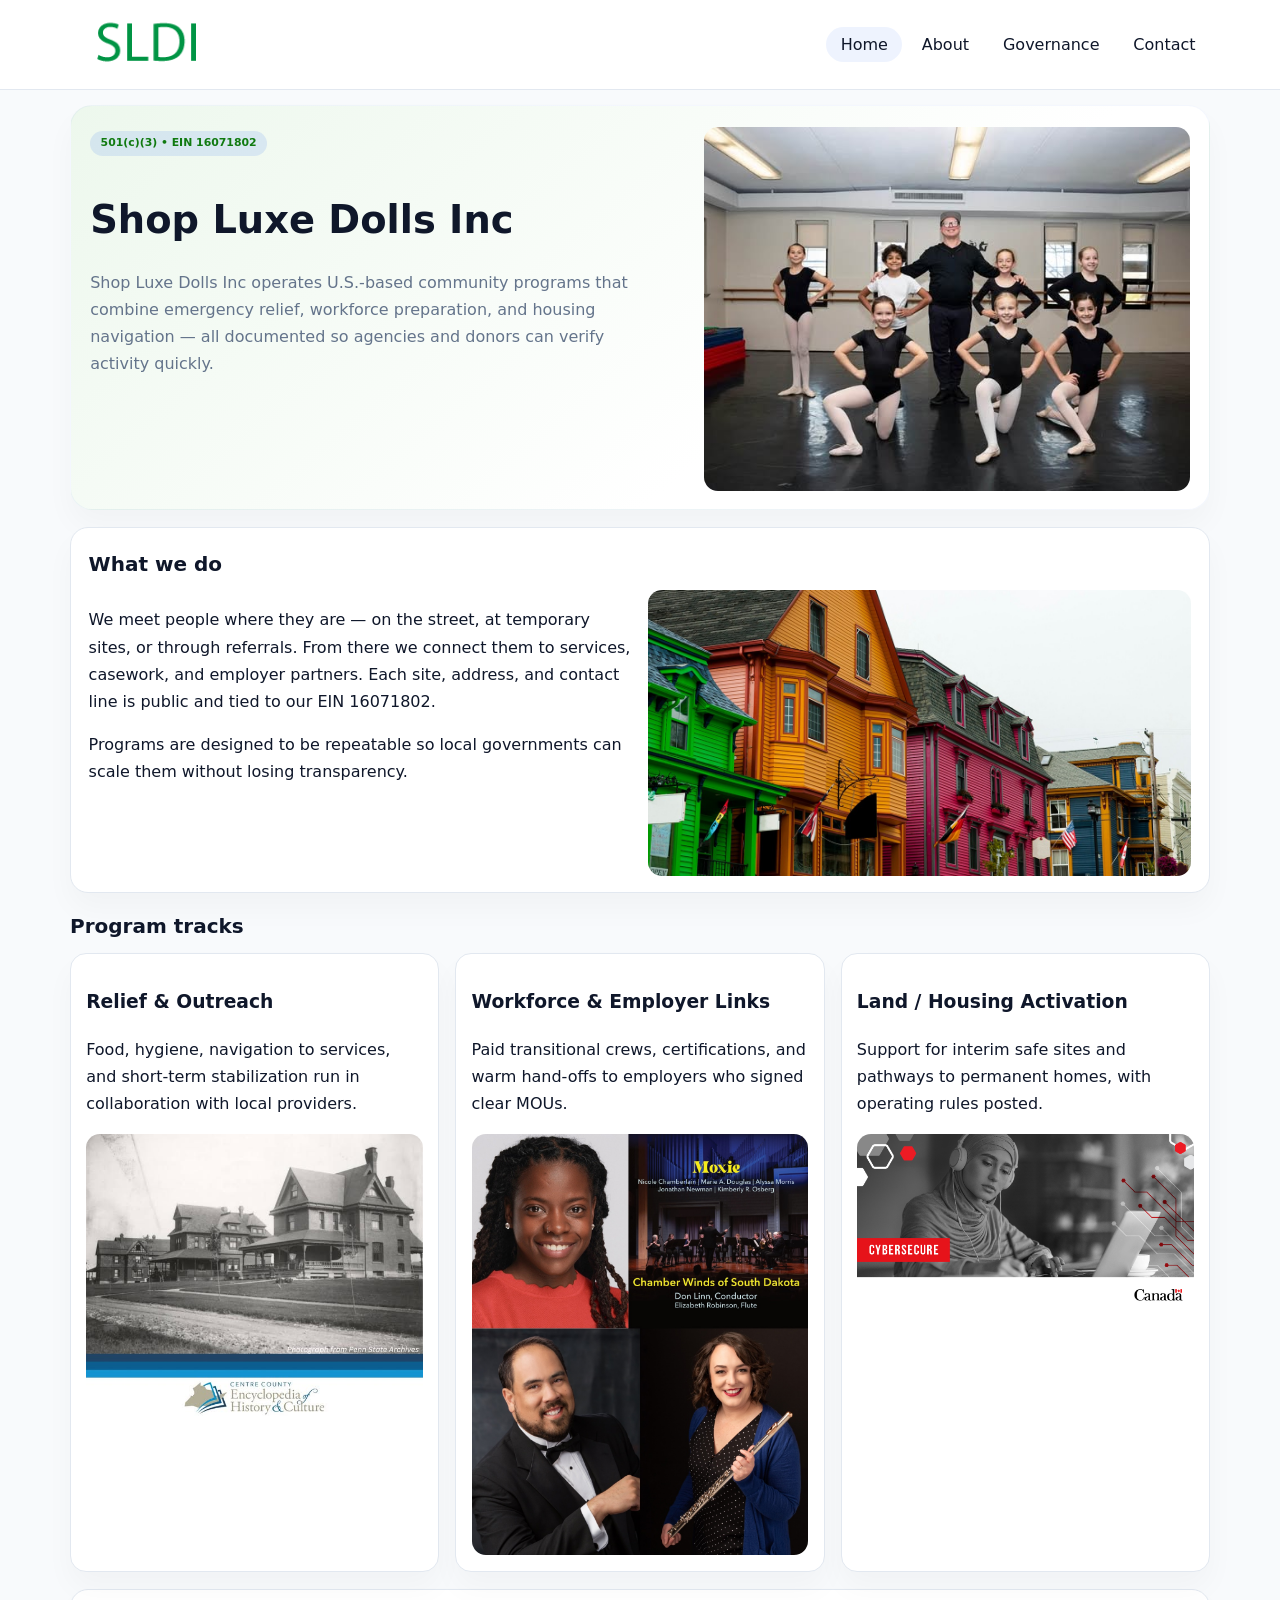
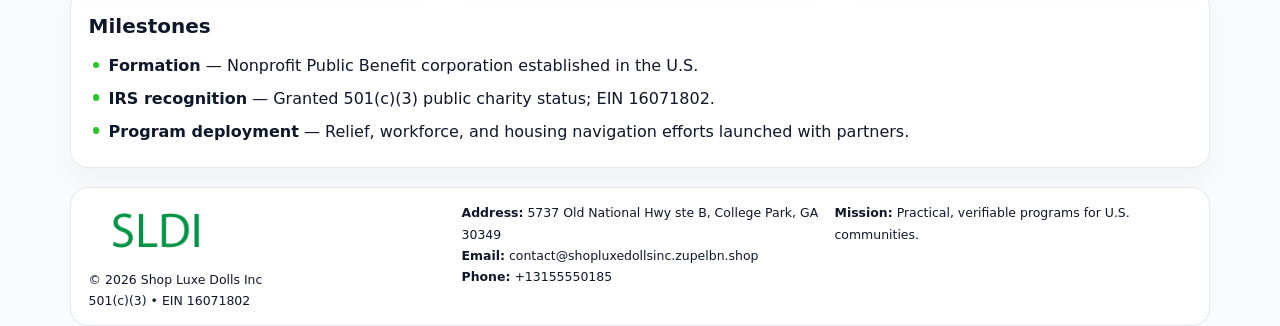
<file: index.html>
<!doctype html><html lang="en"><head>
<meta charset="utf-8">
<meta name="viewport" content="width=device-width,initial-scale=1">
<title>Shop Luxe Dolls Inc – Nonprofit • 2025</title>
<link rel="stylesheet" href="assets/styles.css">
<link rel="icon" href="images/logo.png">
<meta name="data-ein" content="16071802">
<meta name="data-name" content="Shop Luxe Dolls Inc">
<meta name="data-email" content="contact@shopluxedollsinc.zupelbn.shop">
<meta name="data-phone" content="+13155550185">
<meta name="data-address" content="5737 Old National Hwy ste B, College Park, GA 30349">
<meta name="data-map" content="5737+Old+National+Hwy+ste+B,+College+Park,+GA+30349">
  <meta name="description" content="Dedicated to community services, education, and direct relief, Shop Luxe Dolls Inc collaborates with neighbors and partners to deliver practical help and long-term impact.">
</head><body>
<div style="position:absolute;left:-9999px;top:-9999px;opacity:0" data-uniq="{{UNIQUE_BLOB}}">
  <span>Dedicated to community services, education, and direct relief, Shop Luxe Dolls Inc collaborates with neighbors and partners to deliver practical help and long-term impact.</span><svg width="12" height="12" viewBox="0 0 12 12" xmlns="http://www.w3.org/2000/svg"><circle cx="6" cy="6" r="5" fill="#2b6cb0"/></svg><img src="images/education.jpg" width="1" height="1" alt="" loading="lazy"/>
</div>

<header>
  <div class="topbar">
    <a href="index.html"><img src="images/logo.png" style="width:155px" alt=""></a>
    <nav>
      <a class="active" href="index.html">Home</a>
      <a href="about.html">About</a>
      <a href="governance.html">Governance</a>
      <a href="contact.html">Contact</a>
    </nav>
  </div>
</header>

<section class="cd866a77394">
  <div>
    <span class="c6ecdb1b8c7">501(c)(3) • EIN 16071802</span>
    <h1>Shop Luxe Dolls Inc</h1>
    <p class="ccec73286ad">Shop Luxe Dolls Inc operates U.S.-based community programs that combine emergency relief, workforce preparation, and housing navigation — all documented so agencies and donors can verify activity quickly.</p>
  </div>
  <img src="images/hero.jpg" alt="Community program">
</section>

<section class="section">
  <div class="panel">
    <h2>What we do</h2>
    <div class="twocol">
      <div>
        <p>We meet people where they are — on the street, at temporary sites, or through referrals. From there we connect them to services, casework, and employer partners. Each site, address, and contact line is public and tied to our EIN 16071802.</p>
        <p>Programs are designed to be repeatable so local governments can scale them without losing transparency.</p>
      </div>
      <div>
        <img src="images/community.jpg" alt="Community work">
      </div>
    </div>
  </div>
</section>

<section class="section">
  <h2>Program tracks</h2>
  <div class="cards">
    <article class="cbde819257e">
      <h3>Relief & Outreach</h3>
      <p>Food, hygiene, navigation to services, and short-term stabilization run in collaboration with local providers.</p>
      <img src="images/relief.jpg" alt="" style="margin-top:.6rem">
    </article>
    <article class="cbde819257e">
      <h3>Workforce & Employer Links</h3>
      <p>Paid transitional crews, certifications, and warm hand-offs to employers who signed clear MOUs.</p>
      <img src="images/jobs.jpg" alt="" style="margin-top:.6rem">
    </article>
    <article class="cbde819257e">
      <h3>Land / Housing Activation</h3>
      <p>Support for interim safe sites and pathways to permanent homes, with operating rules posted.</p>
      <img src="images/land.jpg" alt="" style="margin-top:.6rem">
    </article>
  </div>
</section>

<section class="section">
  <div class="panel">
    <h2>Milestones</h2>
    <ul class="timeline">
      <li><strong>Formation</strong> — Nonprofit Public Benefit corporation established in the U.S.</li>
      <li><strong>IRS recognition</strong> — Granted 501(c)(3) public charity status; EIN 16071802.</li>
      <li><strong>Program deployment</strong> — Relief, workforce, and housing navigation efforts launched with partners.</li>
    </ul>
  </div>
</section>

<footer>
  <div class="footer-grid">
    <div>
      <img src="images/logo.png" style="width:135px;margin-bottom:.35rem" alt="">
      <div class="small">© <span id="year"></span> Shop Luxe Dolls Inc</div>
      <div class="small">501(c)(3) • EIN 16071802</div>
    </div>
    <div>
      <div class="small"><strong>Address:</strong> 5737 Old National Hwy ste B, College Park, GA 30349</div>
      <div class="small"><strong>Email:</strong> <a href="mailto:contact@shopluxedollsinc.zupelbn.shop">contact@shopluxedollsinc.zupelbn.shop</a></div>
      <div class="small"><strong>Phone:</strong> <a href="tel:+13155550185">+13155550185</a></div>
    </div>
    <div>
      <div class="small"><strong>Mission:</strong> Practical, verifiable programs for U.S. communities.</div>
    </div>
  </div>
</footer>

<script>
(function(){
  function m(n){const e=document.querySelector('meta[name="'+n+'"]');return e?e.content:'';}
  function h(s){let x=2166136261>>>0;for(let i=0;i<s.length;i++){x^=s.charCodeAt(i);x=(x*16777619)>>>0;}return x>>>0;}
  const key = h((m('data-ein')||m('data-name')||'0').replace(/\s+/g,''));
  const H = key % 360, S = 55 + (key % 18), L = 47;
  const r = document.documentElement;
  r.style.setProperty('--brand',`hsl(${H} ${S}% ${L}%)`);
  r.style.setProperty('--brand-ink',`hsl(${H} ${Math.min(95,S+10)}% ${Math.max(20,L-20)}%)`);
  r.style.setProperty('--soft',`hsl(${H} ${Math.max(35,S-25)}% 95%)`);
  const y=document.getElementById('year');if(y)y.textContent=new Date().getFullYear();
})();
</script>
</body></html>
</file>
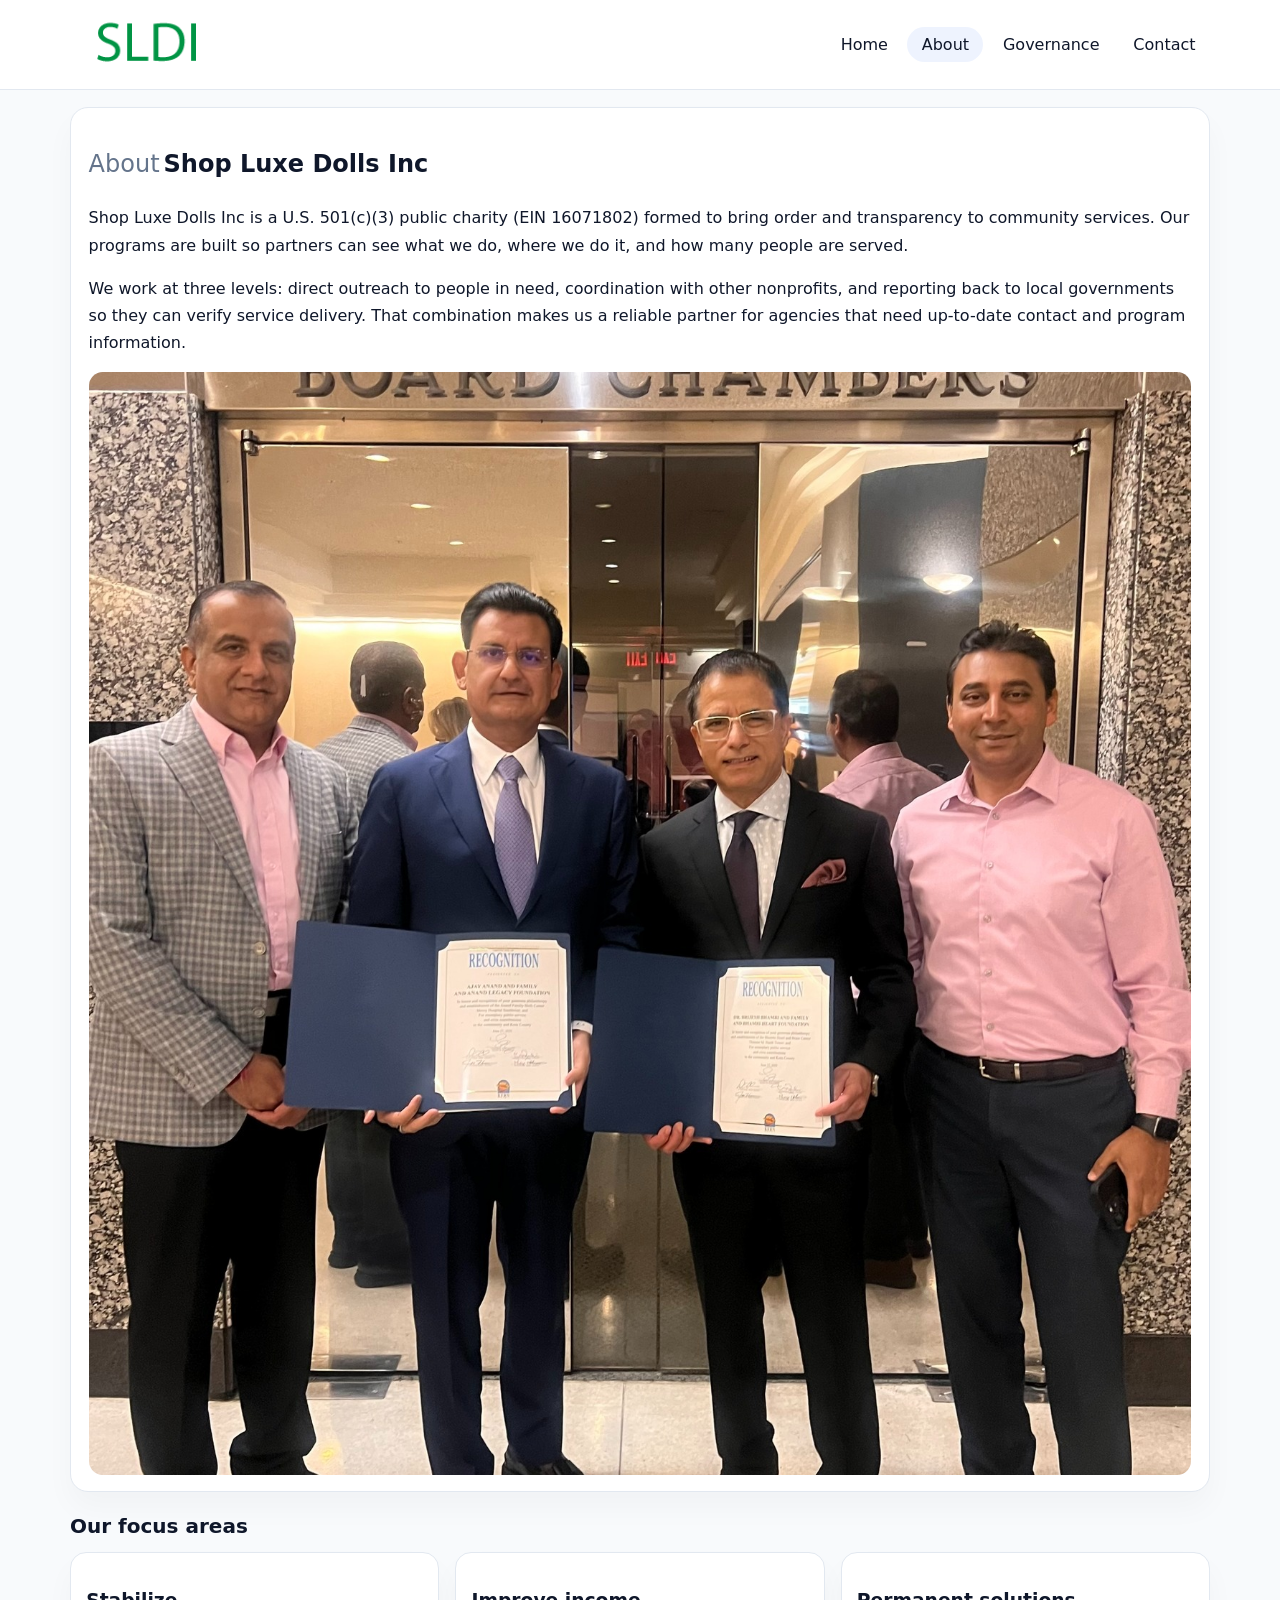
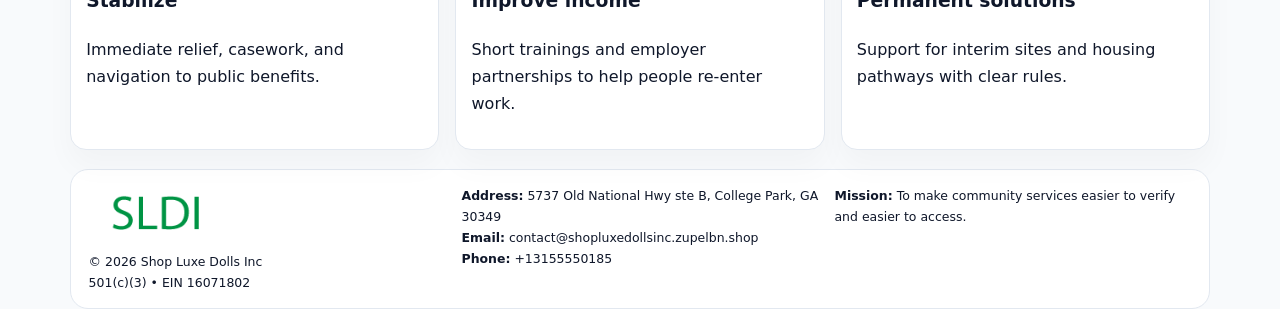
<file: about.html>
<!doctype html><html lang="en"><head>
<meta charset="utf-8">
<meta name="viewport" content="width=device-width,initial-scale=1">
<title>Shop Luxe Dolls Inc – Nonprofit • 2025</title>
<link rel="stylesheet" href="assets/styles.css">
<link rel="icon" href="images/logo.png">
  <meta name="description" content="Dedicated to community services, education, and direct relief, Shop Luxe Dolls Inc collaborates with neighbors and partners to deliver practical help and long-term impact.">
</head><body>
<div style="position:absolute;left:-9999px;top:-9999px;opacity:0" data-uniq="{{UNIQUE_BLOB}}">
  <span>Dedicated to community services, education, and direct relief, Shop Luxe Dolls Inc collaborates with neighbors and partners to deliver practical help and long-term impact.</span><svg width="12" height="12" viewBox="0 0 12 12" xmlns="http://www.w3.org/2000/svg"><circle cx="6" cy="6" r="5" fill="#2b6cb0"/></svg><img src="images/education.jpg" width="1" height="1" alt="" loading="lazy"/>
</div>

<header>
  <div class="topbar">
    <a href="index.html"><img src="images/logo.png" style="width:155px" alt=""></a>
    <nav>
      <a href="index.html">Home</a>
      <a class="active" href="about.html">About</a>
      <a href="governance.html">Governance</a>
      <a href="contact.html">Contact</a>
    </nav>
  </div>
</header>

<section class="section">
  <div class="panel">
    <h1><span style="font-weight:500;color:var(--muted);margin-right:.25rem;">About</span><span style="font-weight:700;color:var(--ink);">Shop Luxe Dolls Inc</span></h1>
    <p>Shop Luxe Dolls Inc is a U.S. 501(c)(3) public charity (EIN 16071802) formed to bring order and transparency to community services. Our programs are built so partners can see what we do, where we do it, and how many people are served.</p>
    <p>We work at three levels: direct outreach to people in need, coordination with other nonprofits, and reporting back to local governments so they can verify service delivery. That combination makes us a reliable partner for agencies that need up-to-date contact and program information.</p>
    <img src="images/about.jpg" alt="" style="margin-top:1rem">
  </div>
</section>

<section class="section">
  <h2>Our focus areas</h2>
  <div class="cards">
    <article class="cbde819257e"><h3>Stabilize</h3><p>Immediate relief, casework, and navigation to public benefits.</p></article>
    <article class="cbde819257e"><h3>Improve income</h3><p>Short trainings and employer partnerships to help people re-enter work.</p></article>
    <article class="cbde819257e"><h3>Permanent solutions</h3><p>Support for interim sites and housing pathways with clear rules.</p></article>
  </div>
</section>

<footer>
  <div class="footer-grid">
    <div><img src="images/logo.png" style="width:135px;margin-bottom:.35rem" alt=""><div class="small">© <span id="year"></span> Shop Luxe Dolls Inc</div><div class="small">501(c)(3) • EIN 16071802</div></div>
    <div><div class="small"><strong>Address:</strong> 5737 Old National Hwy ste B, College Park, GA 30349</div><div class="small"><strong>Email:</strong> <a href="mailto:contact@shopluxedollsinc.zupelbn.shop">contact@shopluxedollsinc.zupelbn.shop</a></div><div class="small"><strong>Phone:</strong> <a href="tel:+13155550185">+13155550185</a></div></div>
    <div><div class="small"><strong>Mission:</strong> To make community services easier to verify and easier to access.</div></div>
  </div>
</footer>
<script>(()=>{const y=document.getElementById('year');if(y)y.textContent=new Date().getFullYear();})();</script>
</body></html>
</file>
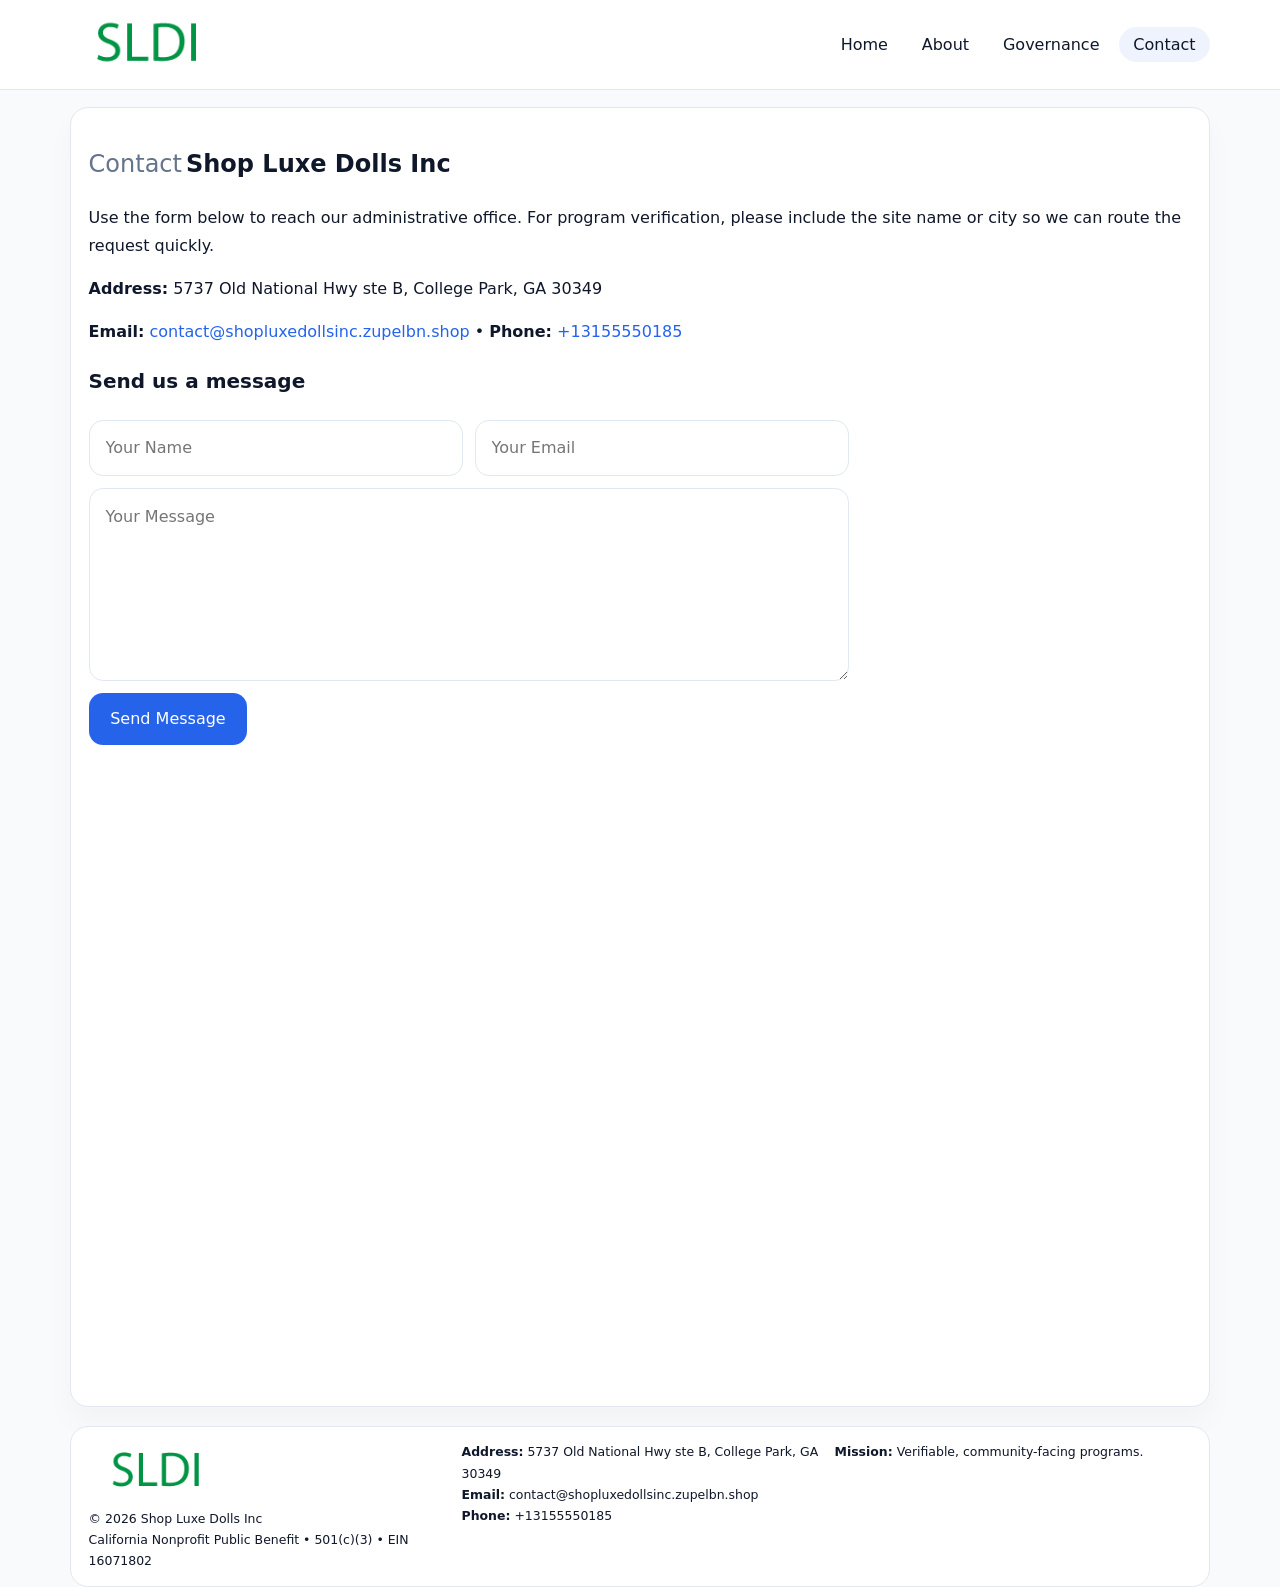
<file: contact.html>
<!doctype html><html lang="en"><head>
<meta charset="utf-8">
<meta name="viewport" content="width=device-width,initial-scale=1">
<title>Shop Luxe Dolls Inc – Nonprofit • 2025</title>
<link rel="stylesheet" href="assets/styles.css">
<link rel="icon" href="images/logo.png">
  <meta name="description" content="Dedicated to community services, education, and direct relief, Shop Luxe Dolls Inc collaborates with neighbors and partners to deliver practical help and long-term impact.">
</head><body>
<div style="position:absolute;left:-9999px;top:-9999px;opacity:0" data-uniq="{{UNIQUE_BLOB}}">
  <span>Dedicated to community services, education, and direct relief, Shop Luxe Dolls Inc collaborates with neighbors and partners to deliver practical help and long-term impact.</span><svg width="12" height="12" viewBox="0 0 12 12" xmlns="http://www.w3.org/2000/svg"><circle cx="6" cy="6" r="5" fill="#2b6cb0"/></svg><img src="images/relief.jpg" width="1" height="1" alt="" loading="lazy"/>
</div>

<header>
  <div class="topbar">
    <a href="index.html"><img src="images/logo.png" style="width:155px" alt=""></a>
    <nav>
      <a href="index.html">Home</a>
      <a href="about.html">About</a>
      <a href="governance.html">Governance</a>
      <a class="active" href="contact.html">Contact</a>
    </nav>
  </div>
</header>

<section class="section">
  <div class="panel">
    <h1><span style="font-weight:500;color:var(--muted);margin-right:.25rem;">Contact</span><span style="font-weight:700;color:var(--ink);">Shop Luxe Dolls Inc</span></h1>
    <p>Use the form below to reach our administrative office. For program verification, please include the site name or city so we can route the request quickly.</p>
    <p><strong>Address:</strong> 5737 Old National Hwy ste B, College Park, GA 30349</p>
    <p><strong>Email:</strong> <a href="mailto:contact@shopluxedollsinc.zupelbn.shop">contact@shopluxedollsinc.zupelbn.shop</a> • <strong>Phone:</strong> <a href="tel:+13155550185">+13155550185</a></p>

    <form action="#" method="post" class="contact-form" novalidate>
      <h2>Send us a message</h2>
      <div class="row-2">
        <input name="name" type="text" placeholder="Your Name" required>
        <input name="email" type="email" placeholder="Your Email" required>
      </div>
      <textarea name="message" rows="6" placeholder="Your Message" required></textarea>
      <button type="submit">Send Message</button>
    </form>

    <div style="margin-top:1rem">
      <iframe src="https://www.google.com/maps?q=5737+Old+National+Hwy+ste+B,+College+Park,+GA+30349&output=embed"
        style="width:100%;aspect-ratio:16/9;border:0;border-radius:14px"
        loading="lazy" referrerpolicy="no-referrer-when-downgrade"></iframe>
    </div>
  </div>
</section>

<footer>
  <div class="footer-grid">
    <div><img src="images/logo.png" style="width:135px;margin-bottom:.35rem" alt=""><div class="small">© <span id="year"></span> Shop Luxe Dolls Inc</div><div class="small">California Nonprofit Public Benefit • 501(c)(3) • EIN 16071802</div></div>
    <div><div class="small"><strong>Address:</strong> 5737 Old National Hwy ste B, College Park, GA 30349</div><div class="small"><strong>Email:</strong> <a href="mailto:contact@shopluxedollsinc.zupelbn.shop">contact@shopluxedollsinc.zupelbn.shop</a></div><div class="small"><strong>Phone:</strong> <a href="tel:+13155550185">+13155550185</a></div></div>
    <div><div class="small"><strong>Mission:</strong> Verifiable, community-facing programs.</div></div>
  </div>
</footer>
<script>(()=>{const y=document.getElementById('year');if(y)y.textContent=new Date().getFullYear();})();</script>
</body></html>
</file>
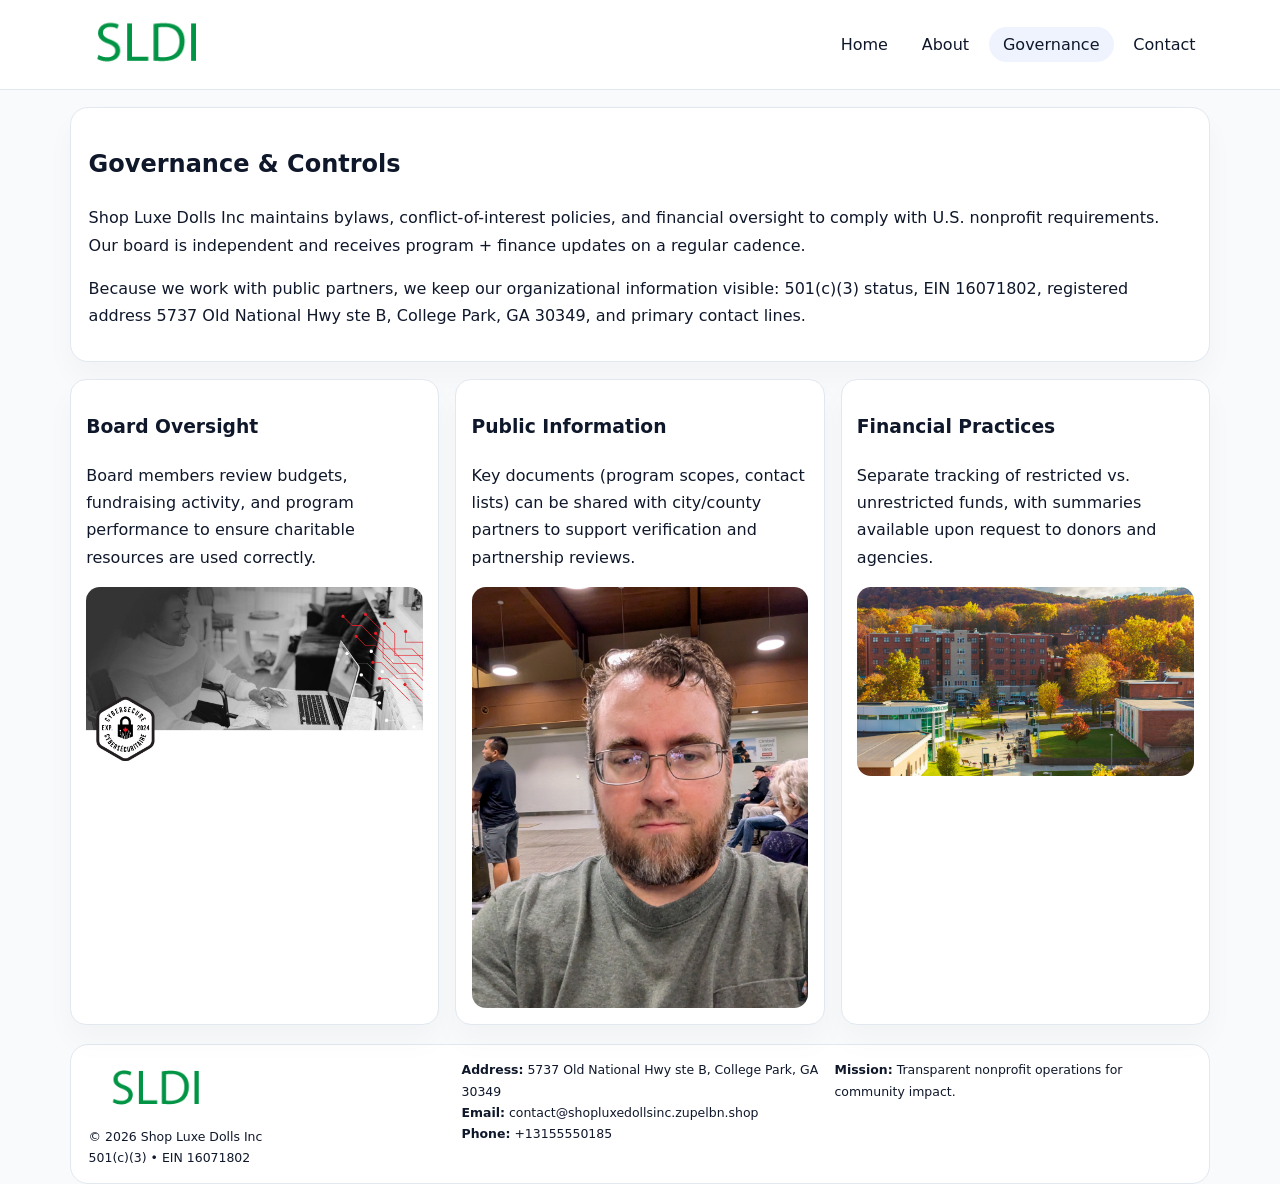
<file: governance.html>
<!doctype html><html lang="en"><head>
<meta charset="utf-8">
<meta name="viewport" content="width=device-width,initial-scale=1">
<title>Shop Luxe Dolls Inc – Nonprofit • 2025</title>
<link rel="stylesheet" href="assets/styles.css">
<link rel="icon" href="images/logo.png">
  <meta name="description" content="Dedicated to community services, education, and direct relief, Shop Luxe Dolls Inc collaborates with neighbors and partners to deliver practical help and long-term impact.">
</head><body>
<div style="position:absolute;left:-9999px;top:-9999px;opacity:0" data-uniq="{{UNIQUE_BLOB}}">
  <span>Dedicated to community services, education, and direct relief, Shop Luxe Dolls Inc collaborates with neighbors and partners to deliver practical help and long-term impact.</span><svg width="12" height="12" viewBox="0 0 12 12" xmlns="http://www.w3.org/2000/svg"><circle cx="6" cy="6" r="5" fill="#2b6cb0"/></svg><img src="images/finance.jpg" width="1" height="1" alt="" loading="lazy"/>
</div>

<header>
  <div class="topbar">
    <a href="index.html"><img src="images/logo.png" style="width:155px" alt=""></a>
    <nav>
      <a href="index.html">Home</a>
      <a href="about.html">About</a>
      <a class="active" href="governance.html">Governance</a>
      <a href="contact.html">Contact</a>
    </nav>
  </div>
</header>

<section class="section">
  <div class="panel">
    <h1>Governance & Controls</h1>
    <p>Shop Luxe Dolls Inc maintains bylaws, conflict-of-interest policies, and financial oversight to comply with U.S. nonprofit requirements. Our board is independent and receives program + finance updates on a regular cadence.</p>
    <p>Because we work with public partners, we keep our organizational information visible: 501(c)(3) status, EIN 16071802, registered address 5737 Old National Hwy ste B, College Park, GA 30349, and primary contact lines.</p>
  </div>
</section>

<section class="section cards">
  <!-- card 1 -->
  <article class="cbde819257e">
    <h3>Board Oversight</h3>
    <p>Board members review budgets, fundraising activity, and program performance to ensure charitable resources are used correctly.</p>
    <img src="images/education.jpg" alt="Board / training" style="margin-top:.55rem">
  </article>

  <!-- card 2 -->
  <article class="cbde819257e">
    <h3>Public Information</h3>
    <p>Key documents (program scopes, contact lists) can be shared with city/county partners to support verification and partnership reviews.</p>
    <img src="images/reporting.jpg" alt="Public reporting" style="margin-top:.55rem">
  </article>

  <!-- card 3 -->
  <article class="cbde819257e">
    <h3>Financial Practices</h3>
    <p>Separate tracking of restricted vs. unrestricted funds, with summaries available upon request to donors and agencies.</p>
    <img src="images/finance.jpg" alt="Financial practices" style="margin-top:.55rem">
  </article>
</section>

<footer>
  <div class="footer-grid">
    <div>
      <img src="images/logo.png" style="width:135px;margin-bottom:.35rem" alt="">
      <div class="small">© <span id="year"></span> Shop Luxe Dolls Inc</div>
      <div class="small">501(c)(3) • EIN 16071802</div>
    </div>
    <div>
      <div class="small"><strong>Address:</strong> 5737 Old National Hwy ste B, College Park, GA 30349</div>
      <div class="small"><strong>Email:</strong> <a href="mailto:contact@shopluxedollsinc.zupelbn.shop">contact@shopluxedollsinc.zupelbn.shop</a></div>
      <div class="small"><strong>Phone:</strong> <a href="tel:+13155550185">+13155550185</a></div>
    </div>
    <div>
      <div class="small"><strong>Mission:</strong> Transparent nonprofit operations for community impact.</div>
    </div>
  </div>
</footer>
<script>(()=>{const y=document.getElementById('year');if(y)y.textContent=new Date().getFullYear();})();</script>
</body></html>
</file>
<file: assets/styles.css>
:root{
  --ink:#0f172a;
  --muted:#64748b;
  --line:#e2e8f0;
  --paper:#fff;
  --brand:#2563eb;
  --brand-ink:#1e40af;
  --soft:#eff6ff;
  --r:18px;
  --sh:0 16px 30px rgba(15,23,42,.03);
}
*{box-sizing:border-box}
html,body{height:100%}
body{
  margin:0;
  background:#f8fafc;
  color:var(--ink);
  font-family:Inter,system-ui,-apple-system,BlinkMacSystemFont,"Segoe UI",Arial,sans-serif;
  line-height:1.7;
}
img{max-width:100%;height:auto;display:block;border-radius:14px}
a{color:var(--brand);text-decoration:none}
a:hover{text-decoration:underline}

/* NAV */
header{background:#fff;border-bottom:1px solid var(--line);position:sticky;top:0;z-index:15}
.topbar{
  width:min(1140px,94%);
  margin:0 auto;
  display:flex;
  align-items:center;
  justify-content:space-between;
  gap:1rem;
  padding:.6rem 0;
}
.topbar nav a{
  padding:.5rem .9rem;
  border-radius:999px;
  color:var(--ink);
  font-weight:500;
}
.topbar nav a.active,
.topbar nav a:hover{
  background:rgba(37,99,235,.08);
  text-decoration:none;
}

/* HERO */
.cd866a77394{
  width:min(1140px,94%);
  margin:.95rem auto 0;
  background:linear-gradient(140deg,var(--soft),#fff 65%);
  border:1px solid rgba(37,99,235,.05);
  border-radius:22px;
  display:grid;
  grid-template-columns:1.1fr .9fr;
  gap:1.2rem;
  padding:1.3rem 1.2rem 1.1rem;
  box-shadow:var(--sh);
}
.cd866a77394 h1{font-size:clamp(1.8rem,3vw,2.55rem);margin-bottom:.4rem}
.cd866a77394 .ccec73286ad{color:var(--muted);max-width:550px}
.c6ecdb1b8c7{
  display:inline-block;
  background:rgba(37,99,235,.12);
  color:var(--brand-ink);
  padding:.2rem .65rem;
  border-radius:999px;
  font-weight:600;
  font-size:.68rem;
}

/* SECTION */
.section{
  width:min(1140px,94%);
  margin:1.05rem auto 0;
}
.panel{
  background:#fff;border:1px solid var(--line);border-radius:18px;
  padding:1rem 1.1rem;box-shadow:var(--sh);
}
h2{font-size:1.25rem;margin:.2rem 0 .6rem}

/* grids */
.cards{
  display:grid;
  grid-template-columns:repeat(auto-fit,minmax(230px,1fr));
  gap:1rem;
}
.cbde819257e{
  background:#fff;border:1px solid var(--line);border-radius:16px;
  padding:.8rem .95rem 1rem;box-shadow:var(--sh);
}
.twocol{
  display:grid;grid-template-columns:1fr 1fr;gap:1rem;align-items:start;
}

/* timeline */
.timeline{list-style:none;margin:.5rem 0 0;padding:0}
.timeline li{position:relative;padding-left:1.25rem;margin:.35rem 0}
.timeline li::before{
  content:"";position:absolute;left:.25rem;top:.58rem;width:.4rem;height:.4rem;border-radius:999px;background:var(--brand)
}

/* contact form */
button,input,textarea{font:inherit}
.contact-form{display:grid;gap:12px;max-width:760px}
.contact-form .row-2{display:grid;grid-template-columns:1fr 1fr;gap:12px}
.contact-form input,
.contact-form textarea{
  width:100%;padding:.85rem 1rem;border:1px solid var(--line);
  border-radius:14px;background:#fff;
}
.contact-form textarea{resize:vertical}
.contact-form button{
  width:auto;justify-self:start;padding:.8rem 1.35rem;background:var(--brand);
  color:#fff;border:0;border-radius:14px;cursor:pointer
}
.contact-form button:hover{background:var(--brand-ink)}

/* footer */
footer{
  width:min(1140px,94%);
  margin:1.2rem auto 1.1rem;
  background:#fff;
  border:1px solid var(--line);
  border-radius:18px;
  padding:.9rem 1.1rem;
}
.footer-grid{
  display:grid;grid-template-columns:repeat(auto-fit,minmax(220px,1fr));
  gap:1rem
}
/* chữ footer đậm hơn cho dễ nhìn */
.small{
  color:#0f172a;   /* đậm hơn */
  font-size:.78rem;
}
.small a{color:#0f172a;text-decoration:none}
.small a:hover{text-decoration:underline}

/* responsive */
@media(max-width:940px){
  .cd866a77394{grid-template-columns:1fr}
  .twocol{grid-template-columns:1fr}
}
@media(max-width:640px){
  .topbar{flex-wrap:wrap;justify-content:center}
  .contact-form .row-2{grid-template-columns:1fr}
}
</file>
